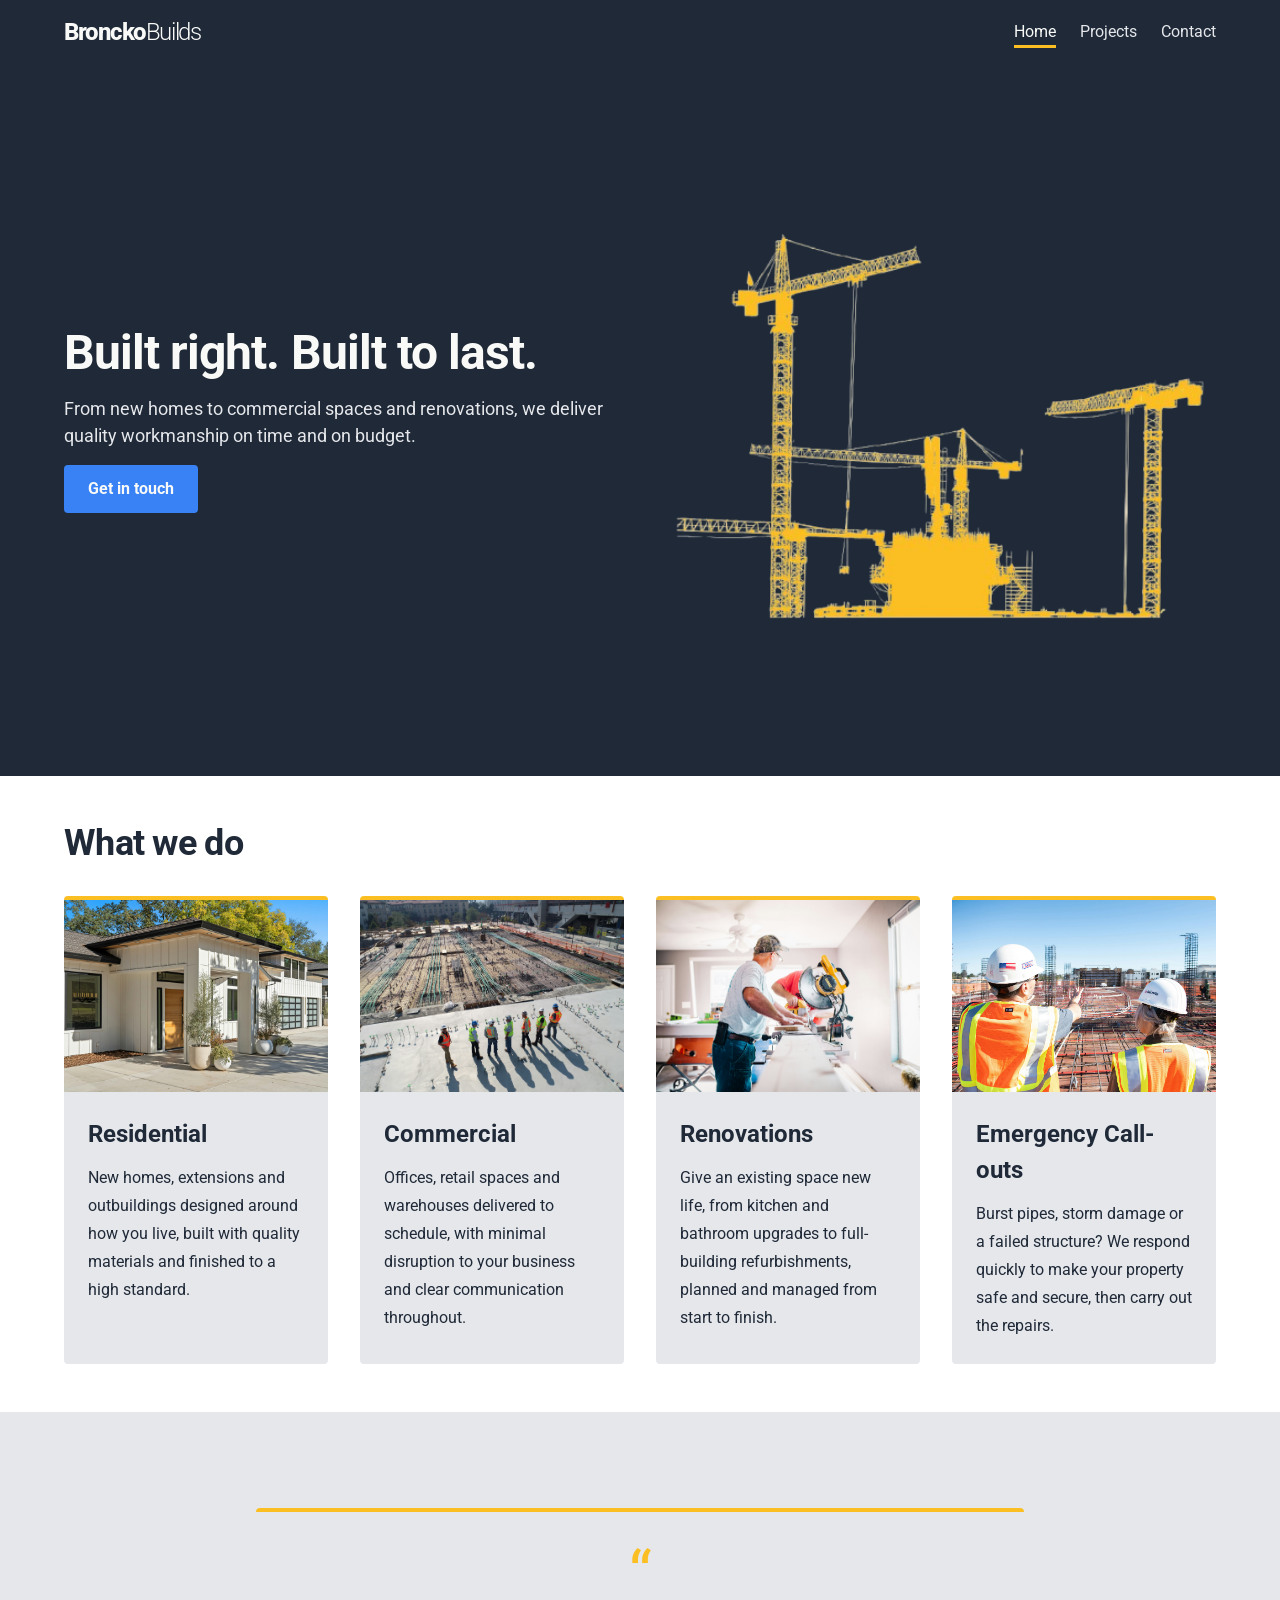
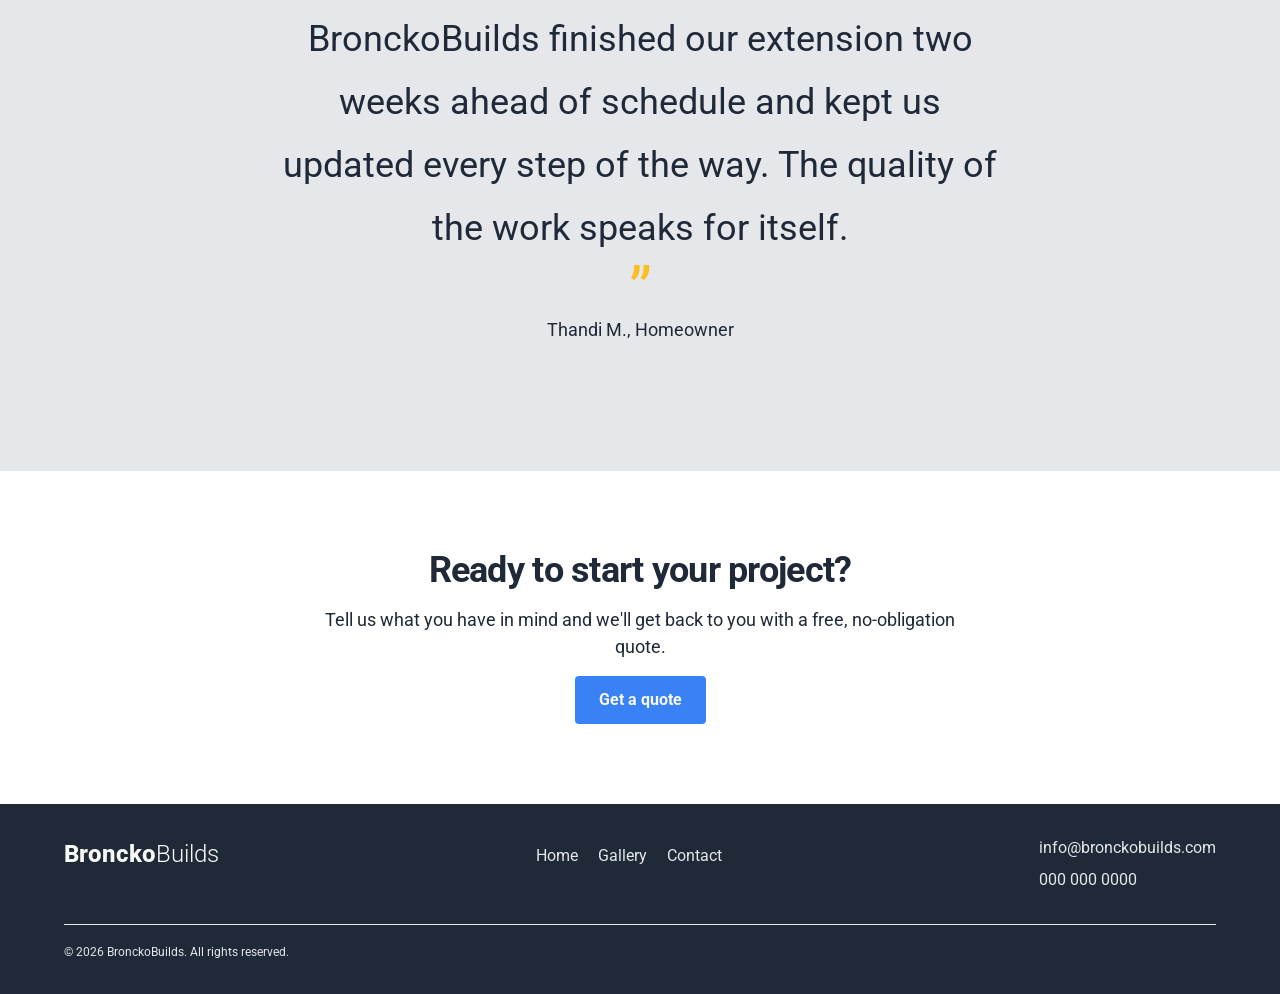
<file: index.html>
<!doctype html>
<html lang="en">
  <head>
    <meta charset="UTF-8" />
    <meta name="viewport" content="width=device-width, initial-scale=1.0" />
    <link rel="stylesheet" href="./css/index.css" />

    <!-- Preconnect: warms up DNS + TCP + TLS to Google's font servers -->
    <link rel="preconnect" href="https://fonts.googleapis.com" />
    <link rel="preconnect" href="https://fonts.gstatic.com" crossorigin />

    <!-- The font itself — only the weights you actually use -->
    <link
      href="https://fonts.googleapis.com/css2?family=Roboto:wght@300;400;500;700;800&display=swap"
      rel="stylesheet"
    />
    <title>Business Landing Page</title>
  </head>
  <body>
    <!-- Header -->
    <header class="nav-bar">
      <a href="index.html" class="logo"
        >Broncko<span class="span-logo">Builds</span></a
      >

      <input
        type="checkbox"
        id="nav-toggle"
        class="nav-check"
        aria-label="Toggle Menu"
      />
      <label for="nav-toggle" class="nav-toggle" aria-hidden="true">
        <span class="bar"></span>
        <span class="bar"></span>
        <span class="bar"></span>
      </label>
      <nav class="main-nav" aria-label="Main">
        <ul class="nav-links">
          <li>
            <a href="index.html" class="nav-link" aria-current="page">Home</a>
          </li>
          <li><a href="gallery.html" class="nav-link">Projects</a></li>
          <li><a href="contact.html" class="nav-link">Contact</a></li>
        </ul>
      </nav>
    </header>

    <!-- Main Content -->
    <main>
      <section class="hero" aria-labelledby="hero-title">
        <div class="hero-text">
          <h1 id="hero-title" class="hero-title">
            Built right. Built to last.
          </h1>
          <p class="hero-subtitle">
            From new homes to commercial spaces and renovations, we deliver
            quality workmanship on time and on budget.
          </p>
          <a href="contact.html" class="hero-button">Get in touch</a>
        </div>

        <img
          src="./assets/images/hero-image.png"
          alt="Construction cranes on an active building site"
          class="hero-image"
        />
      </section>

      <section class="services" aria-labelledby="services-title">
        <h2 id="services-title" class="section-title">What we do</h2>

        <ul class="service-list">
          <li class="service-card">
            <img
              src="./assets/images/residential-card-image.jpg"
              alt="Residential Image Example"
              class="service-image"
              width="400"
              height="250"
              loading="lazy"
            />
            <h3 class="service-title">Residential</h3>
            <p class="service-text">
              New homes, extensions and outbuildings designed around how you
              live, built with quality materials and finished to a high
              standard.
            </p>
          </li>

          <li class="service-card">
            <img
              src="./assets/images/commercial-card-image.jpg"
              alt="Commercial Image Example"
              class="service-image"
              width="400"
              height="250"
              loading="lazy"
            />
            <h3 class="service-title">Commercial</h3>
            <p class="service-text">
              Offices, retail spaces and warehouses delivered to schedule, with
              minimal disruption to your business and clear communication
              throughout.
            </p>
          </li>

          <li class="service-card">
            <img
              src="./assets/images/renovation-card-image.jpg"
              alt="Renovations Image Example"
              class="service-image"
              width="400"
              height="250"
              loading="lazy"
            />
            <h3 class="service-title">Renovations</h3>
            <p class="service-text">
              Give an existing space new life, from kitchen and bathroom
              upgrades to full-building refurbishments, planned and managed from
              start to finish.
            </p>
          </li>

          <li class="service-card">
            <img
              src="./assets/images/emergency-service-image.jpg"
              alt="Emergency Image Example"
              class="service-image"
              width="400"
              height="250"
              loading="lazy"
            />
            <h3 class="service-title">Emergency Call-outs</h3>
            <p class="service-text">
              Burst pipes, storm damage or a failed structure? We respond
              quickly to make your property safe and secure, then carry out the
              repairs.
            </p>
          </li>
        </ul>
      </section>

      <section class="review" aria-labelledby="review-title">
        <h2 id="review-title" class="visually-hidden">Client review</h2>

        <figure class="review-figure">
          <blockquote class="review-quote">
            <p>
              BronckoBuilds finished our extension two weeks ahead of schedule
              and kept us updated every step of the way. The quality of the work
              speaks for itself.
            </p>
          </blockquote>
          <figcaption class="review-author">Thandi M., Homeowner</figcaption>
        </figure>
      </section>

      <section class="cta" aria-labelledby="cta-title">
        <h2 id="cta-title" class="cta-title">Ready to start your project?</h2>
        <p class="cta-text">
          Tell us what you have in mind and we'll get back to you with a free,
          no-obligation quote.
        </p>
        <a href="contact.html" class="cta-button">Get a quote</a>
      </section>
    </main>

    <!-- Footer -->
    <footer class="site-footer">
      <div class="footer-content">
        <a href="index.html" class="footer-brand"
          >Broncko<span class="span-logo">Builds</span></a
        >

        <nav aria-label="Footer">
          <ul class="footer-links">
            <li><a href="index.html" class="footer-link">Home</a></li>
            <li><a href="gallery.html" class="footer-link">Gallery</a></li>
            <li><a href="contact.html" class="footer-link">Contact</a></li>
          </ul>
        </nav>

        <address class="footer-contact">
          <a href="mailto:hello@example.com" class="footer-link"
            >info@bronckobuilds.com</a
          >
          <a href="tel:+27000000000" class="footer-link">000 000 0000</a>
        </address>
      </div>

      <p class="footer-legal">
        <small>&copy; 2026 BronckoBuilds. All rights reserved.</small>
      </p>
    </footer>
  </body>
</html>
</file>
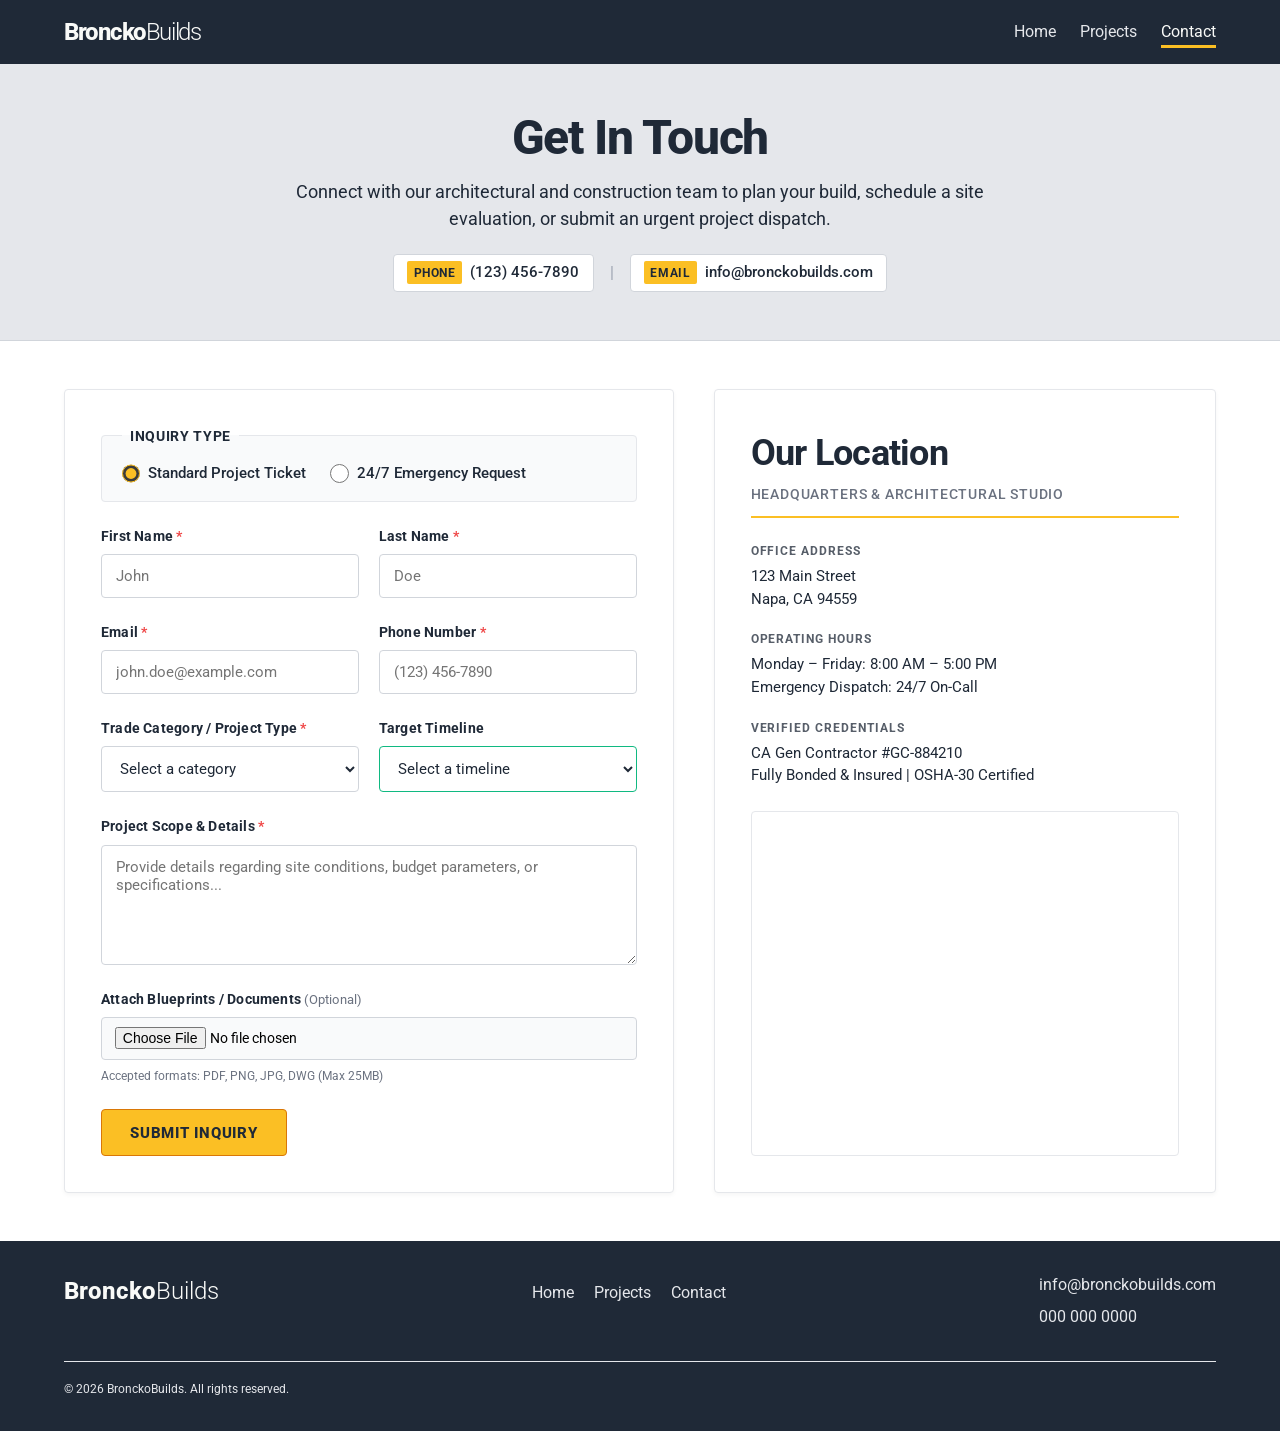
<file: contact.html>
<!DOCTYPE html>
<html lang="en">
<head>
    <meta charset="UTF-8">
    <meta name="viewport" content="width=device-width, initial-scale=1.0">
    <link rel="stylesheet" href="./css/contact.css">
        <!-- Preconnect: warms up DNS + TCP + TLS to Google's font servers -->
    <link rel="preconnect" href="https://fonts.googleapis.com">
    <link rel="preconnect" href="https://fonts.gstatic.com" crossorigin>

    <!-- The font itself — only the weights we need -->
    <link href="https://fonts.googleapis.com/css2?family=Roboto:wght@300;400;500;700;800&display=swap" rel="stylesheet">  
    <title>Contact Page</title>
</head>
<body>

    <!-- Header -->
   <header class="nav-bar">
        <a href="index.html" class="logo">Broncko<span class="span-logo">Builds</span></a>

        <input type="checkbox" id="nav-toggle" class="nav-check" aria-label="Toggle Menu">
          <label for="nav-toggle" class="nav-toggle" aria-hidden="true">
             <span class="bar"></span>
             <span class="bar"></span>
             <span class="bar"></span>
          </label>
        <nav class="main-nav" aria-label="Main">
          <ul class="nav-links">
             <li><a href="index.html" class="nav-link" >Home</a></li>
             <li><a href="gallery.html" class="nav-link">Projects</a></li>
             <li><a href="contact.html" class="nav-link" aria-current="page">Contact</a></li>
          </ul>
    </nav>
    </header>


    <main>
        <section class="intro-section">
            <div class="intro-content">
                <h1>Get In Touch</h1>
                <p class="intro-description">Connect with our architectural and construction team to plan your build, schedule a site evaluation, or submit an urgent project dispatch.</p>
                <address class="direct-contact-bar">
                    <a href="tel:+11234567890" class="contact-action-link">
                        <span class="action-tag">Phone</span> (123) 456-7890
                    </a>
                    <span class="contact-divider" aria-hidden="true">|</span>
                    <a href="mailto:info@bronckobuilds.com" class="contact-action-link">
                        <span class="action-tag">Email</span> info@bronckobuilds.com
                    </a>
                </address>
            </div>
        </section>

        <div class="container">
            <form action="#" method="post" class="contact-form">
                <fieldset class="emergency">
                    <legend>Inquiry Type</legend>
                    <ul class="radio-options">
                        <li class="radio-item">
                            <label class="radio-label">
                                <input type="radio" name="emergency" value="standard" checked required>
                                <span>Standard Project Ticket</span>
                            </label>
                        </li>
                        <li class="radio-item">
                            <label class="radio-label">
                                <input type="radio" name="emergency" value="urgent" required>
                                <span>24/7 Emergency Request</span>
                            </label>
                        </li>
                    </ul>
                </fieldset>

                <fieldset class="name-split">
                    <legend class="sr-only">Client Name</legend>
                    <div class="input-field">
                        <label for="first-name">First Name <span class="required">*</span></label>
                        <input type="text" id="first-name" name="first-name" placeholder="John" autocomplete="given-name" required>
                    </div>
                    <div class="input-field">
                        <label for="last-name">Last Name <span class="required">*</span></label>
                        <input type="text" id="last-name" name="last-name" placeholder="Doe" autocomplete="family-name" required>
                    </div>
                </fieldset>

                <fieldset class="form-row">
                    <legend class="sr-only">Direct Contact Details</legend>
                    <div class="input-field">
                        <label for="email">Email <span class="required">*</span></label>
                        <input type="email" id="email" name="email" placeholder="john.doe@example.com" autocomplete="email" required>
                    </div>
                    <div class="input-field">
                        <label for="phone">Phone Number <span class="required">*</span></label>
                        <input type="tel" id="phone" name="phone" placeholder="(123) 456-7890" autocomplete="tel" required>
                    </div>
                </fieldset>

                <fieldset class="form-row">
                    <legend class="sr-only">Project Category and Timeline</legend>
                    <div class="input-field">
                        <label for="type">Trade Category / Project Type <span class="required">*</span></label>
                        <select id="type" name="type" required>
                            <option value="">Select a category</option>
                            <option value="Modern Custom Homes">Modern Custom Homes</option>
                            <option value="Estate Renovation">Estate Renovation</option>
                            <option value="commercial">Commercial Construction</option>
                            <option value="structural-engineering">Structural Engineering</option>
                        </select>
                    </div>
                    <div class="input-field">
                        <label for="timeline">Target Timeline</label>
                        <select id="timeline" name="timeline">
                            <option value="">Select a timeline</option>
                            <option value="immediate">Immediate / Emergency</option>
                            <option value="1-3-months">1 – 3 Months</option>
                            <option value="3-6-months">3 – 6 Months</option>
                            <option value="6-plus-months">6+ Months</option>
                        </select>
                    </div>
                </fieldset>

                <div class="input-field">
                    <label for="message">Project Scope & Details <span class="required">*</span></label>
                    <textarea id="message" name="message" rows="5" placeholder="Provide details regarding site conditions, budget parameters, or specifications..." required></textarea>
                </div>

                <div class="input-field">
                    <label for="file">Attach Blueprints / Documents <span class="optional">(Optional)</span></label>
                    <input id="file" type="file" name="file" accept=".jpg,.jpeg,.png,.pdf,.dwg">
                    <span class="file-hint">Accepted formats: PDF, PNG, JPG, DWG (Max 25MB)</span>
                </div>

                <button type="submit" class="btn-submit">Submit Inquiry</button>
            </form>

            <aside class="location" aria-labelledby="location-title">
                <header class="location-header">
                    <h2 id="location-title">Our Location</h2>
                    <p class="location-subtitle">Headquarters & Architectural Studio</p>
                </header>

                <dl class="location-info-list">
                    <div class="location-info-item">
                        <dt class="info-label">Office Address</dt>
                        <dd class="info-value">
                            <address>
                                123 Main Street<br>
                                Napa, CA 94559
                            </address>
                        </dd>
                    </div>

                    <div class="location-info-item">
                        <dt class="info-label">Operating Hours</dt>
                        <dd class="info-value">
                            Monday – Friday: 8:00 AM – 5:00 PM<br>
                            Emergency Dispatch: 24/7 On-Call
                        </dd>
                    </div>

                    <div class="location-info-item">
                        <dt class="info-label">Verified Credentials</dt>
                        <dd class="info-value">
                            CA Gen Contractor #GC-884210<br>
                            Fully Bonded & Insured | OSHA-30 Certified
                        </dd>
                    </div>
                </dl>

                <figure class="map-wrapper">
                    <iframe
                        src="https://maps.google.com/maps?q=1990+Iroquois+St+Napa+CA&t=&z=14&ie=UTF8&iwloc=&output=embed"
                        title="Map showing BronckoBuilds location"
                        loading="lazy"
                        referrerpolicy="no-referrer-when-downgrade">
                    </iframe>
                    <figcaption class="sr-only">Interactive map showing BronckoBuilds headquarters in Napa, California</figcaption>
                </figure>
            </aside>
        </div>
    </main>

         <footer class="site-footer">
        <div class="footer-content">
            <a href="index.html" class="footer-brand">Broncko<span class="span-logo">Builds</span></a>

            <nav aria-label="Footer">
                <ul class="footer-links">
                <li><a href="index.html" class="footer-link">Home</a></li>
                <li><a href="gallery.html" class="footer-link">Projects</a></li>
                <li><a href="contact.html" class="footer-link">Contact</a></li> 
                </ul>
            </nav>

            <address class="footer-contact">
            <a href="mailto:hello@example.com" class="footer-link">info@bronckobuilds.com</a>
            <a href="tel:+27000000000" class="footer-link">000 000 0000</a>
        </address>
        </div>
     
     <p class="footer-legal"><small>&copy; 2026 BronckoBuilds. All rights reserved.</small></p>
     </footer>

</body>
</html>
</file>
<file: css/index.css>
:root {
  /* ── Colors ── */
  --dark-background-color: #1f2937;
  --header-logo-text-color: #f9faf8;
  --header-link-text-color: #e5e7eb;
  --hero-main-text-color: #f9faf8;
  --hero-secondary-text-color: #e5e7eb;
  --information-header-text-color: #1f2937;
  --quote-section-background: #e5e7eb;
  --quote-text-color: #1f2937;
  --button-background-color: #3882f6;
  --accent-color: #fbbf24;

  /* ── Type Scale (sizes) ── */
  --text-base: 1.125rem; /* 18px — secondary, links */
  --text-lg: 1.5rem; /* 24px — logo */
  --text-2xl: 2.25rem; /* 36px — info headers, quotes */
  --text-3xl: 3rem; /* 48px — hero */

  /* ── Line-Height ── */
  --leading-tight: 1.1; /* Large headings (hero, info headers) — short text, rarely wraps */
  --leading-normal: 1.5; /* Body text, links, secondary text — your default */
  --leading-relaxed: 1.75; /* Quotes, long paragraphs, any multi-line block you want to breathe */

  /* ── Weights ── */
  --font-weight-light: 300;
  --font-weight-normal: 400;
  --font-weight-medium: 500;
  --font-weight-bold: 700;
  --font-weight-extrabold: 800;

  /* ── Fonts ── */
  --font-sans: "Roboto", system-ui, sans-serif;

  /* ── Page Gutter ── */
  --page-gutter: max(2rem, calc((100% - 72rem) / 2));
}

html {
  scroll-behavior: smooth;
}

@media (prefers-reduced-motion: reduce) {
  html {
    scroll-behavior: auto;
  }
}

/* ── Reset ── */
*,
*::before,
*::after {
  box-sizing: border-box;
}

* {
  margin: 0;
  padding: 0;
}

body {
  font-family: var(--font-sans);
  line-height: var(--leading-normal);
  -webkit-font-smoothing: antialiased;
  min-height: 100vh;
  display: flex;
  flex-direction: column;
}

main {
  flex: 1;
}

.nav-bar {
  position: sticky;
  top: 0;
  z-index: 100;
  display: flex;
  flex-wrap: wrap; /* lets the nav drop below the logo */
  justify-content: space-between;
  align-items: center;
  min-height: 4rem;
  padding: 0 var(--page-gutter);
  background: var(--dark-background-color);
}

.logo {
  color: var(--header-logo-text-color);
  text-decoration: none;
  font-weight: var(--font-weight-extrabold);
  font-size: 24px;
  letter-spacing: -0.06em;
}

.span-logo {
  font-weight: var(--font-weight-light);
  color: var(--header-logo-text-color);
}

/* Hidden visually but NOT display:none, so it stays keyboard-focusable */
.nav-check {
  position: absolute;
  opacity: 0;
  width: 1px;
  height: 1px;
}

/* ------ Hamburger (the label) ------ */
.nav-toggle {
  display: block;
  cursor: pointer;
  padding: 0.5rem;
  position: relative;
}

.bar {
  display: block;
  width: 24px;
  height: 3px;
  margin: 5px 0;
  background: var(--header-link-text-color);
  transition:
    transform 0.25s,
    opacity 0.25s;
}

.nav-check:focus-visible + .nav-toggle {
  outline: 2px solid var(--button-background-color);
  outline-offset: 4px;
}

.nav-check:checked + .nav-toggle .bar:nth-child(1) {
  transform: translateY(8px) rotate(45deg);
}

.nav-check:checked + .nav-toggle .bar:nth-child(2) {
  opacity: 0;
}

.nav-check:checked + .nav-toggle .bar:nth-child(3) {
  transform: translateY(-8px) rotate(-45deg);
}

.main-nav {
  display: none;
  width: 100%;
  max-height: calc(100vh - 4rem);
  overflow-y: auto;
}

.nav-check:checked ~ .main-nav {
  display: block;
}

.nav-links {
  list-style: none;
  margin: 0;
  padding: 0;
}

.nav-link {
  display: block;
  padding: 0.75rem 0;
  color: var(--header-link-text-color);
  text-decoration: none;
}

.nav-link:hover,
.nav-link:focus-visible {
  color: var(--accent-color);
}

.nav-link[aria-current="page"] {
  color: var(--header-logo-text-color);
  text-decoration: underline;
  text-decoration-color: var(--accent-color);
  text-decoration-thickness: 3px;
  text-underline-offset: 0.5rem;
}

/* ---------- Desktop (768px and up) ---------- */
@media (min-width: 768px) {
  .nav-toggle,
  .nav-check {
    display: none;
  }

  .main-nav {
    display: block;
    width: auto;
    max-height: none;
    overflow: visible;
  }

  .nav-links {
    display: flex;
    gap: 1.5rem;
  }

  .nav-link {
    padding: 0;
  }
}

.hero {
  display: flex;
  flex-direction: column;
  gap: 2rem;
  padding: 3rem var(--page-gutter);
  background: var(--dark-background-color);
}

.hero-text {
  display: flex;
  flex-direction: column;
  align-items: flex-start;
  gap: 1rem;
}

.hero-title {
  font-size: var(--text-3xl);
  line-height: var(--leading-tight);
  color: var(--hero-main-text-color);
  letter-spacing: -0.02em;
}

.hero-subtitle {
  font-size: var(--text-base);
  color: var(--hero-secondary-text-color);
}

.hero-button {
  padding: 0.75rem 1.5rem;
  background: var(--button-background-color);
  color: var(--header-logo-text-color);
  text-decoration: none;
  font-weight: var(--font-weight-bold);
  border-radius: 0.25rem;
}

.hero-button:hover,
.hero-button:focus-visible {
  background: var(--accent-color);
  color: var(--dark-background-color);
}

.hero-image {
  display: block;
  width: 100%;
  height: auto;
}

@media (min-width: 768px) {
  .hero {
    flex-direction: row;
    align-items: center;
    gap: 3rem; /* more breathing room between text and image */
    padding: 5rem var(--page-gutter);
  }

  .hero-text,
  .hero-image {
    flex: 1;
    min-width: 0;
  }

  .hero-title {
    font-size: var(--text-3xl);
  }
}

.services {
  padding: 3rem var(--page-gutter);
}

.section-title {
  margin-bottom: 2rem;
  font-size: var(--text-2xl);
  line-height: var(--leading-tight);
  color: var(--information-header-text-color);
  letter-spacing: -0.02em;
}

.service-list {
  list-style: none;
  display: flex;
  flex-direction: column;
  gap: 1.5rem;
}

.service-card {
  overflow: hidden;
  background: var(--quote-section-background);
  border-top: 4px solid var(--accent-color);
  border-radius: 0.25rem;
}

.service-image {
  display: block;
  width: 100%;
  height: 12rem;
  object-fit: cover;
}

.service-title {
  padding: 1.5rem 1.5rem 0.75rem;
  font-size: var(--text-lg);
  color: var(--information-header-text-color);
}

.service-text {
  padding: 0 1.5rem 1.5rem;
  color: var(--information-header-text-color);
  line-height: var(--leading-relaxed);
}

@media (min-width: 768px) {
  .services {
    padding: 5rem --page-gutter;
  }

  .service-list {
    flex-direction: row;
    gap: 2rem;
  }

  .service-card {
    flex: 1;
    min-width: 0;
  }
}

.visually-hidden {
  position: absolute;
  width: 1px;
  height: 1px;
  overflow: hidden;
  clip-path: inset(50%);
  white-space: nowrap;
}

.review {
  padding: 4rem var(--page-gutter);
  background: var(--quote-section-background);
}

.review-figure {
  max-width: 48rem;
  margin: 0 auto;
  padding: 2rem 1.5rem;
  border-top: 4px solid var(--accent-color);
  border-radius: 0.25rem;
  text-align: center;
}

.review-quote {
  position: relative;
  font-size: var(--text-lg);
  line-height: var(--leading-relaxed);
  color: var(--quote-text-color);
}

.review-quote::before {
  content: "\201C";
  display: block;
  font-size: 4rem;
  line-height: 1;
  color: var(--accent-color);
}

.review-quote::after {
  content: "\201D";
  display: block;
  height: 2rem;
  font-size: 4rem;
  line-height: 1;
  color: var(--accent-color);
}

.review-author {
  margin-top: 1.5rem;
  font-size: var(--text-base);
  color: var(--dark-background-color);
}

@media (min-width: 768px) {
  .review {
    padding: 6rem var(--page-gutter);

    .review-quote {
      font-size: var(--text-2xl);
    }
  }
}

.cta {
  display: flex;
  flex-direction: column;
  align-items: center;
  gap: 1rem;
  padding: 4rem var(--page-gutter);
  text-align: center;
}

.cta-title {
  font-size: var(--text-2xl);
  line-height: var(--leading-tight);
  color: var(--dark-background-color);
  letter-spacing: -0.02em;
}

.cta-text {
  max-width: 40rem;
  font-size: var(--text-base);
  color: var(--dark-background-color);
}

.cta-button {
  padding: 0.75rem 1.5rem;
  background: var(--button-background-color);
  color: var(--header-logo-text-color);
  text-decoration: none;
  font-weight: var(--font-weight-bold);
  border-radius: 0.25rem;
}

.cta-button:hover,
.cta-button:focus-visible {
  background: var(--accent-color);
  color: var(--dark-background-color);
}

@media (min-width: 768px) {
  .cta {
    padding: 5rem var(--page-gutter);
  }
}

/* ---------- Footer ---------- */
.site-footer {
  background: var(--dark-background-color);
  color: var(--header-link-text-color);
  padding: 2rem var(--page-gutter);
}

.footer-content {
  display: flex;
  flex-direction: column;
  gap: 1.5rem;
}

.footer-brand {
  color: var(--header-logo-text-color);
  font-weight: var(--font-weight-extrabold);
  font-size: var(--text-lg);
  font-weight: var(--font-weight-extrabold);
  font-size: var(--text-lg);
  text-decoration: none;
}

.footer-links {
  list-style: none;
  display: flex;
  flex-direction: column;
  gap: 0.5rem;
}

.footer-contact {
  font-style: normal;
  display: flex;
  flex-direction: column;
  gap: 0.5rem;
}

.footer-link {
  color: var(--header-link-text-color);
  text-decoration: none;
}

.footer-link:hover,
.footer-link:focus-visible {
  color: var(--accent-color);
}

.footer-legal {
  margin-top: 2rem;
  padding-top: 1rem;
  border-top: 1px solid var(--header-link-text-color);
  font-size: 0.875rem;
}

@media (min-width: 768px) {
  .site-footer {
    padding: 2rem var(--page-gutter);
  }

  .footer-content {
    flex-direction: row;
    justify-content: space-between;
  }

  .footer-links {
    flex-direction: row;
    gap: 1.25rem;
  }

  .footer-content nav {
    margin-top: 0.5rem;
  }
}
</file>
<file: css/contact.css>
:root {
    /* ── Colors ── */
    --dark-background-color: #1F2937;
    --header-logo-text-color: #F9FAF8;
    --header-link-text-color: #E5E7EB;
    --hero-main-text-color: #F9FAF8;
    --hero-secondary-text-color: #E5E7EB;
    --information-header-text-color: #1F2937;
    --quote-section-background: #E5E7EB;
    --quote-text-color: #1F2937;
    --button-background-color: #3882F6;
    --accent-color: #FBBF24;
    
     /* ── Type Scale (sizes) ── */
    --text-base:  1.125rem;  /* 18px — secondary, links */
    --text-lg:    1.5rem;    /* 24px — logo */
    --text-2xl:   2.25rem;   /* 36px — info headers, quotes */
    --text-3xl:   3rem;      /* 48px — hero */

    /* ── Line-Height ── */
    --leading-tight:   1.1; /* Large headings (hero, info headers) — short text, rarely wraps */
    --leading-normal:  1.5; /* Body text, links, secondary text — your default */
    --leading-relaxed: 1.75; /* Quotes, long paragraphs, any multi-line block you want to breathe */


    /* ── Weights ── */
    --font-weight-light:     300;
    --font-weight-normal:    400;
    --font-weight-medium:    500;
    --font-weight-bold:      700;
    --font-weight-extrabold: 800;

       /* ── Fonts ── */
    --font-sans: 'Roboto', system-ui, sans-serif;

       /* ── Page Gutter ── */
       --page-gutter: max(2rem, calc((100% - 72rem) / 2));
    
}

html {
    scroll-behavior: smooth;
}

@media (prefers-reduced-motion: reduce) {
    html {
    scroll-behavior: auto;
    }
}   

/* ── Reset ── */
*, *::before, *::after { 
    box-sizing: border-box;
}


* {
    margin: 0; 
    padding: 0; 
}

body {
font-family: var(--font-sans);
line-height: var(--leading-normal);
-webkit-font-smoothing: antialiased;
min-height: 100vh;
display: flex;
flex-direction: column;
}

main {
    flex: 1;
}

.nav-bar {
    position: sticky;
    top: 0;
    z-index: 100;
    display: flex;
    flex-wrap: wrap;
    justify-content: space-between;
    align-items: center;
    min-height: 4rem;
    padding: 0 var(--page-gutter);
    background-color: var(--dark-background-color);
}

.logo {
    color: var(--header-logo-text-color);
    text-decoration: none;
    font-weight: var(--font-weight-extrabold);
    font-size: 24px;
    letter-spacing: -0.06em;

}

.span-logo {
    font-weight: var(--font-weight-light);
    color: var(--header-logo-text-color);

}

/* Hidden visually but NOT display:none, so it stays keyboard-focusable */
.nav-check {
    position: absolute;
    opacity: 0;
    width: 1px;
    height: 1px;
}

/* ------ Hamburger (the label) ------ */
.nav-toggle {
    display: block;
    cursor: pointer;
    padding: 0.5rem;
    position: relative;
}

.bar {
    display: block;
    width: 24px;
    height: 3px;
    margin: 5px 0;
    background: var(--header-link-text-color);
    transition: transform 0.25s, opacity 0.25s;
}

fieldset {
    border: 0px;

}
.nav-check:focus-visible + .nav-toggle {
    outline: 2px solid var(--button-background-color);
    outline-offset: 4px;
}

.nav-check:checked + .nav-toggle .bar:nth-child(1) {
    transform: translateY(8px) rotate(45deg);
}

.nav-check:checked + .nav-toggle .bar:nth-child(2) {
    opacity: 0;
}

.nav-check:checked + .nav-toggle .bar:nth-child(3) {
    transform: translateY(-8px) rotate(-45deg);
}

.main-nav {
    display: none;
    width: 100%;
    max-height: calc(100vh - 4rem);
    overflow-y: auto;
}

.nav-check:checked ~ .main-nav {
    display: block;
}

.nav-links {
    list-style: none;
    margin: 0;
    padding: 0;
}

.nav-link {
    display: block;
    padding: 0.75rem 0;
    color: var(--header-link-text-color);
    text-decoration: none;
}

.nav-link:hover, .nav-link:focus-visible {
    color: var(--accent-color);
}

.nav-link[aria-current="page"] {
    color: var(--header-logo-text-color);
    text-decoration: underline;
    text-decoration-color: var(--accent-color);
    text-decoration-thickness: 3px;
    text-underline-offset: 0.5rem;

}

/* ---------- Desktop (768px and up) ---------- */
@media (min-width: 768px) {
    .nav-toggle, .nav-check {
        display: none;
    }

    .main-nav {
        display: block;
        width: auto;
        max-height: none;
        overflow: visible;
    }

    .nav-links {
        display: flex;
        gap: 1.5rem;
    }

    .nav-link {
        padding: 0;
    }
}

/* ---------- Footer ---------- */
.site-footer {
    background: var(--dark-background-color);
    color: var(--header-link-text-color);
    padding: 2rem var(--page-gutter);
}

.footer-content {
    display: flex;
    flex-direction: column;
    gap: 1.5rem;
}

.footer-brand {
    color: var(--header-logo-text-color);
    font-weight: var(--font-weight-extrabold);
    font-size: var(--text-lg);
    text-decoration: none;
}

.footer-links {
    list-style: none;
    display: flex;
    flex-direction: column;
    gap: 0.5rem;
}

.footer-contact {
    font-style: normal;
    display: flex;
    flex-direction: column;
    gap: 0.5rem;
}

.footer-link {
    color: var(--header-link-text-color);
    text-decoration: none;
}

.footer-link:hover,
.footer-link:focus-visible {
    color: var(--accent-color);
}

.footer-legal {
    margin-top: 2rem;
    padding-top: 1rem;
    border-top: 1px solid var(--header-link-text-color);
    font-size: 0.875rem;
}

@media (min-width: 768px) {
    .site-footer { padding: 2rem var(--page-gutter); }

    .footer-content {
        flex-direction: row;
        justify-content: space-between;
    }

    .footer-links {
        flex-direction: row;
        gap: 1.25rem;
    }

    .footer-content nav {
        margin-top: 0.5rem;
    }
}
.intro-section {
    display: flex;
    flex-direction: column;
    align-items: center;
    justify-content: center;
    text-align: center;
    padding: 3rem 1.5rem;
    background-color: var(--quote-section-background);
    border-bottom: 1px solid #d1d5db;
}

.intro-content {
    display: flex;
    flex-direction: column;
    align-items: center;
    gap: 0.85rem;
    max-width: 760px;
    width: 100%;
}

.intro-section h1 {
    font-size: var(--text-3xl);
    font-weight: var(--font-weight-extrabold);
    color: var(--information-header-text-color);
    letter-spacing: -0.025em;
    line-height: var(--leading-tight);
    
}

.intro-description {
    font-size: var(--text-base);
    color: var(--dark-background-color);
    line-height: var(--leading-normal);
}

.direct-contact-bar {
    display: flex;
    flex-direction: row;
    flex-wrap: wrap;
    align-items: center;
    justify-content: center;
    gap: 1rem;
    margin-top: 0.5rem;
    font-style: normal;
}

.contact-action-link {
    display: inline-flex;
    align-items: center;
    gap: 0.5rem;
    color: var(--dark-background-color);
    font-size: 0.95rem;
    font-weight: var(--font-weight-medium);
    text-decoration: none;
    padding: 0.4rem 0.85rem;
    background-color: #ffffff;
    border: 1px solid #d1d5db;
    border-radius: 4px;
    transition: border-color 0.2s ease, box-shadow 0.2s ease;
}

.contact-action-link:hover,
.contact-action-link:focus-visible {
    border-color: var(--accent-color);
    box-shadow: 0 0 0 2px var(--accent-color);
    outline: none;
}

.action-tag {
    font-weight: var(--font-weight-bold);
    text-transform: uppercase;
    font-size: 0.75rem;
    letter-spacing: 0.05em;
    color: var(--dark-background-color);
    background-color: var(--accent-color);
    padding: 0.15rem 0.4rem;
    border-radius: 2px;
}

.contact-divider {
    color: #9ca3af;
}

/* ── Main Two-Column Container (Flexbox) ── */
.container {
    display: flex;
    flex-direction: row;
    align-items: stretch;
    justify-content: space-between;
    gap: 2.5rem;
    max-width: 1200px;
    margin: 3rem auto;
    padding: 0 1.5rem;
    width: 100%;
}

/* ── Left Column: Contact Form ── */
.container form {
    display: flex;
    flex-direction: column;
    gap: 1.5rem;
    flex: 1.25 1 0;
    min-width: 0;
    background-color: #ffffff;
    border: 1px solid #e5e7eb;
    border-radius: 4px;
    padding: 2.25rem;
    box-shadow: 0 2px 4px rgba(0, 0, 0, 0.04);
}

/* ── Fieldsets & Radios (Flexbox) ── */
.emergency {
    display: flex;
    flex-direction: column;
    gap: 0.75rem;
    padding: 1rem 1.25rem;
    border: 1px solid #e5e7eb;
    border-radius: 4px;
    background-color: #f9fafb;
}

.emergency legend {
    padding: 0 0.5rem;
    font-size: 0.85rem;
    font-weight: var(--font-weight-bold);
    text-transform: uppercase;
    letter-spacing: 0.05em;
    color: var(--information-header-text-color);
}

.radio-options {
    display: flex;
    flex-direction: row;
    flex-wrap: wrap;
    gap: 1.5rem;
    list-style: none;
    margin: 0;
    padding: 0;
}

.radio-item {
    display: flex;
    align-items: center;
}

.radio-label {
    display: inline-flex;
    align-items: center;
    gap: 0.5rem;
    font-size: 0.95rem;
    color: var(--information-header-text-color);
    cursor: pointer;
    font-weight: var(--font-weight-medium);
}

.radio-label input[type="radio"] {
    accent-color: var(--accent-color);
    width: 1.15rem;
    height: 1.15rem;
    cursor: pointer;
}

/* ── Side-by-Side Flex Rows ── */
.name-split,
.form-row {
    display: flex;
    flex-direction: row;
    gap: 1.25rem;
    width: 100%;
    border: none;
    padding: 0;
    margin: 0;
    min-inline-size: 0;
}

.name-split .input-field,
.form-row .input-field {
    flex: 1 1 0;
    min-width: 0;
}

/* ── Input Fields ── */
.input-field {
    display: flex;
    flex-direction: column;
    gap: 0.45rem;
    width: 100%;
}

.input-field label {
    font-size: 0.875rem;
    font-weight: var(--font-weight-bold);
    color: var(--information-header-text-color);
    letter-spacing: 0.015em;
}

.required {
    color: #ef4444;
}

.optional {
    font-size: 0.8rem;
    font-weight: var(--font-weight-normal);
    color: #6b7280;
}

/* ── Controls & Architectural Inputs ── */
input[type="text"],
input[type="email"],
input[type="tel"],
select,
textarea {
    width: 100%;
    padding: 0.75rem 0.9rem;
    border: 1px solid #d1d5db;
    border-radius: 4px;
    font-family: var(--font-sans);
    font-size: 0.95rem;
    color: var(--dark-background-color);
    background-color: #ffffff;
    transition: border-color 0.2s ease, box-shadow 0.2s ease;
}

textarea {
    resize: vertical;
    min-height: 120px;
}

input[type="file"] {
    display: flex;
    align-items: center;
    width: 100%;
    padding: 0.6rem 0.8rem;
    border: 1px solid #d1d5db;
    border-radius: 4px;
    font-family: var(--font-sans);
    font-size: 0.875rem;
    background-color: #f9fafb;
    cursor: pointer;
}

.file-hint {
    font-size: 0.75rem;
    color: #6b7280;
}

/* Focus States */
input:focus,
select:focus,
textarea:focus {
    outline: none;
    border-color: var(--accent-color);
    box-shadow: 0 0 0 2px var(--accent-color);
}

/* Form Validation Feedback */
input:user-invalid,
select:user-invalid,
textarea:user-invalid {
    border-color: #ef4444;
    box-shadow: 0 0 0 1px #ef4444;
}

input:valid:not(:placeholder-shown):not([type="radio"]):not([type="file"]),
select:valid:not([value=""]),
textarea:valid:not(:placeholder-shown) {
    border-color: #10b981;
}

/* ── Submit Button ── */
.btn-submit {
    display: inline-flex;
    align-items: center;
    justify-content: center;
    align-self: flex-start;
    background-color: var(--accent-color);
    color: var(--dark-background-color);
    padding: 0.85rem 1.75rem;
    border: 1px solid #d97706;
    border-radius: 4px;
    cursor: pointer;
    font-family: var(--font-sans);
    font-size: 0.95rem;
    font-weight: var(--font-weight-extrabold);
    letter-spacing: 0.05em;
    text-transform: uppercase;
    transition: background-color 0.2s ease, transform 0.15s ease, box-shadow 0.2s ease;
}

.btn-submit:hover {
    background-color: #f59e0b;
    transform: translateY(-2px);
    box-shadow: 0 4px 12px rgba(217, 119, 6, 0.25);
}

.btn-submit:active {
    transform: translateY(0);
}

.btn-submit:focus-visible {
    outline: 2px solid var(--dark-background-color);
    outline-offset: 3px;
}

/* ── Right Column: Location & Credentials (Flexbox) ── */
.container .location {
    display: flex;
    flex-direction: column;
    gap: 1.5rem;
    flex: 1 1 0;
    min-width: 0;
    background-color: #ffffff;
    border: 1px solid #e5e7eb;
    border-radius: 4px;
    padding: 2.25rem;
    box-shadow: 0 2px 4px rgba(0, 0, 0, 0.04);
}

.location-header {
    display: flex;
    flex-direction: column;
    gap: 0.25rem;
    border-bottom: 2px solid var(--accent-color);
    padding-bottom: 0.75rem;
}

.location-header h2 {
    font-size: var(--text-2xl);
    font-weight: var(--font-weight-bold);
    color: var(--information-header-text-color);
    letter-spacing: -0.02em;
}

.location-subtitle {
    font-size: 0.85rem;
    font-weight: var(--font-weight-medium);
    text-transform: uppercase;
    letter-spacing: 0.06em;
    color: #6b7280;
}

.location-info-list {
    display: flex;
    flex-direction: column;
    gap: 1.25rem;
    margin: 0;
    padding: 0;
}

.location-info-item {
    display: flex;
    flex-direction: column;
    gap: 0.3rem;
}

.info-label {
    font-size: 0.75rem;
    font-weight: var(--font-weight-bold);
    text-transform: uppercase;
    letter-spacing: 0.08em;
    color: var(--information-header-text-color);
    opacity: 0.75;
    margin: 0;
}

.info-value {
    font-style: normal;
    font-size: 0.95rem;
    line-height: var(--leading-normal);
    color: var(--dark-background-color);
    margin: 0;
}

.info-value address {
    font-style: normal;
}

.map-wrapper {
    display: flex;
    flex: 1 1 260px;
    min-height: 260px;
    width: 100%;
    border-radius: 4px;
    overflow: hidden;
    border: 1px solid #e5e7eb;
    margin: 0;
}

.map-wrapper iframe {
    width: 100%;
    height: 100%;
    min-height: 260px;
    border: 0;
}

/* ── Accessibility Utility ── */
.sr-only {
    position: absolute;
    width: 1px;
    height: 1px;
    padding: 0;
    margin: -1px;
    overflow: hidden;
    clip: rect(0, 0, 0, 0);
    white-space: nowrap;
    border: 0;
}

/* ── Mobile Responsiveness (< 768px) ── */
@media (max-width: 767px) {
    .intro-section {
        padding: 2rem 1rem;
    }

    .intro-section h1 {
        font-size: var(--text-2xl);
    }

    .contact-divider {
        display: none;
    }

    .direct-contact-bar {
        flex-direction: column;
        width: 100%;
        gap: 0.75rem;
    }

    .contact-action-link {
        width: 100%;
        justify-content: center;
    }

    .container {
        flex-direction: column;
        gap: 2rem;
        margin: 1.5rem auto;
        padding: 0 1rem;
    }

    .container form,
    .container .location {
        width: 100%;
        padding: 1.5rem;
    }

    .name-split,
    .form-row {
        flex-direction: column;
        gap: 1.5rem;
    }

    .btn-submit {
        width: 100%;
    }

    .map-wrapper {
        min-height: 240px;
    }
}
</file>
